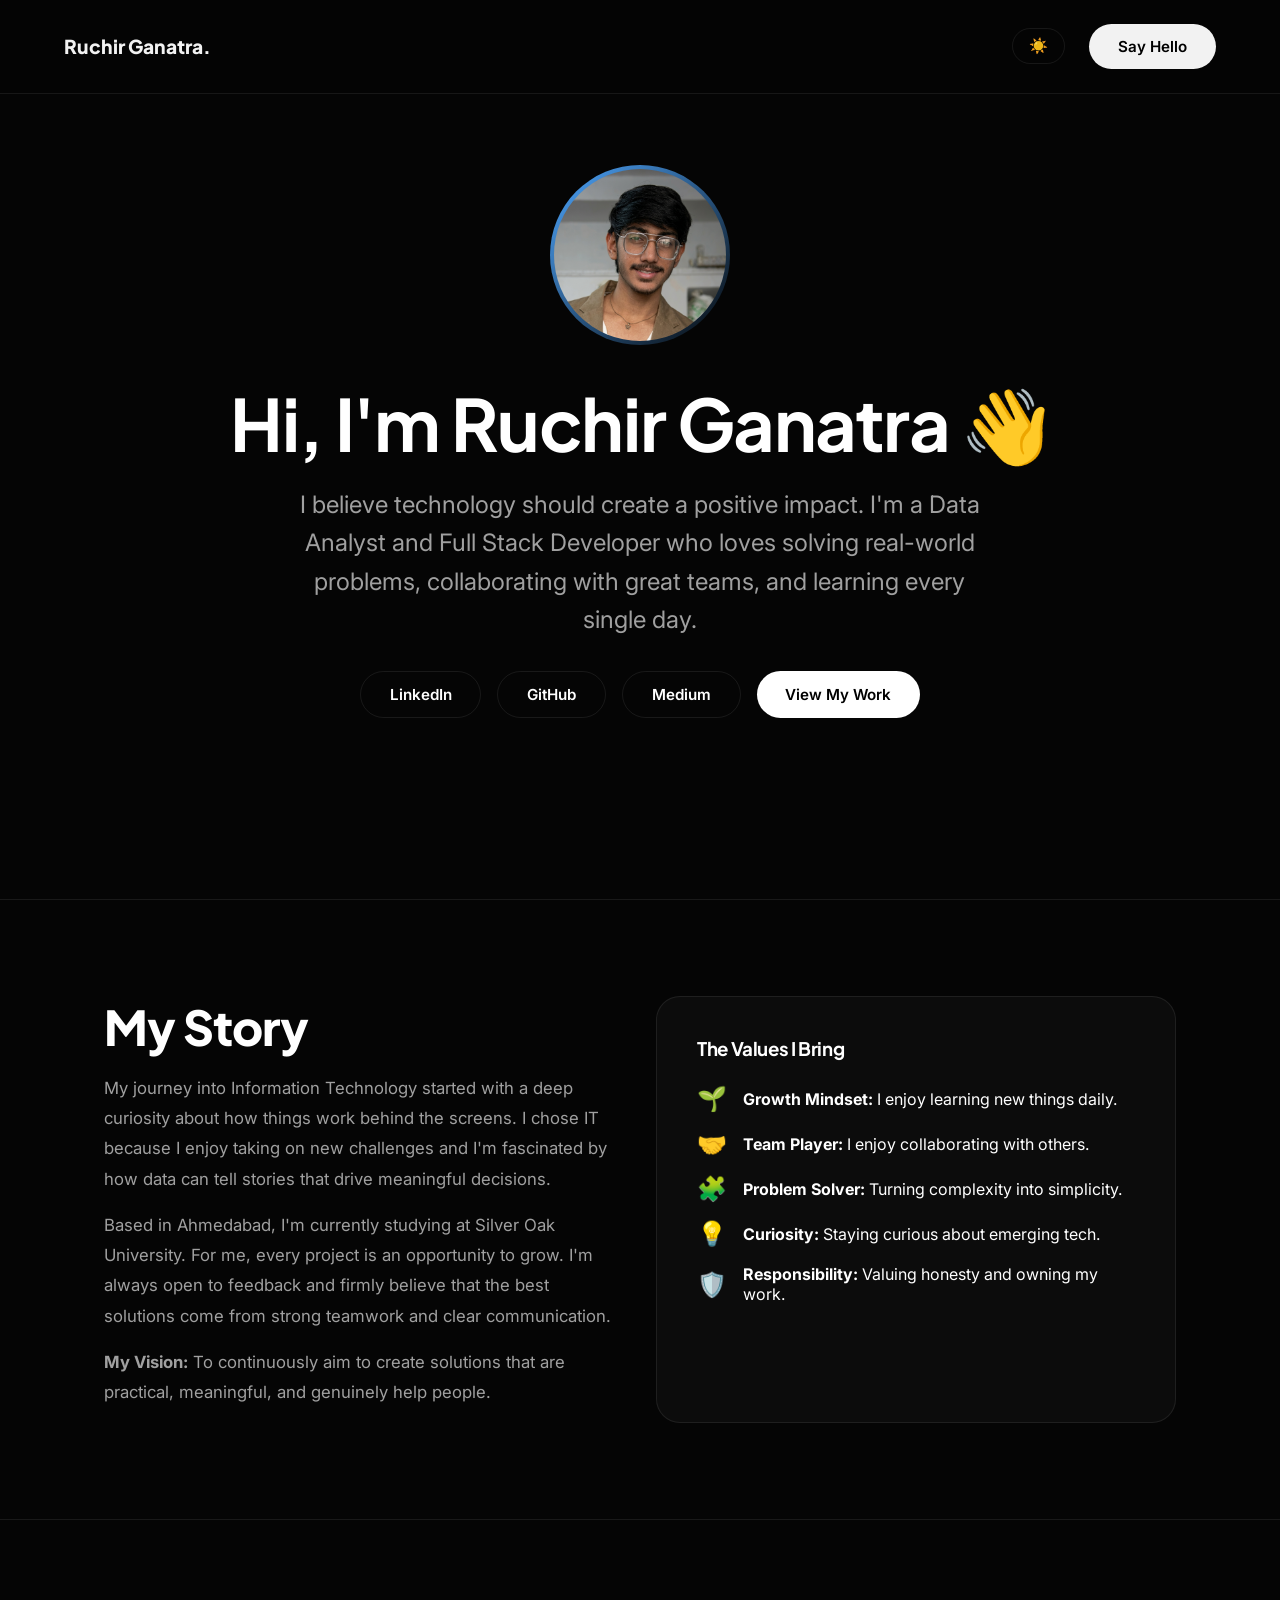
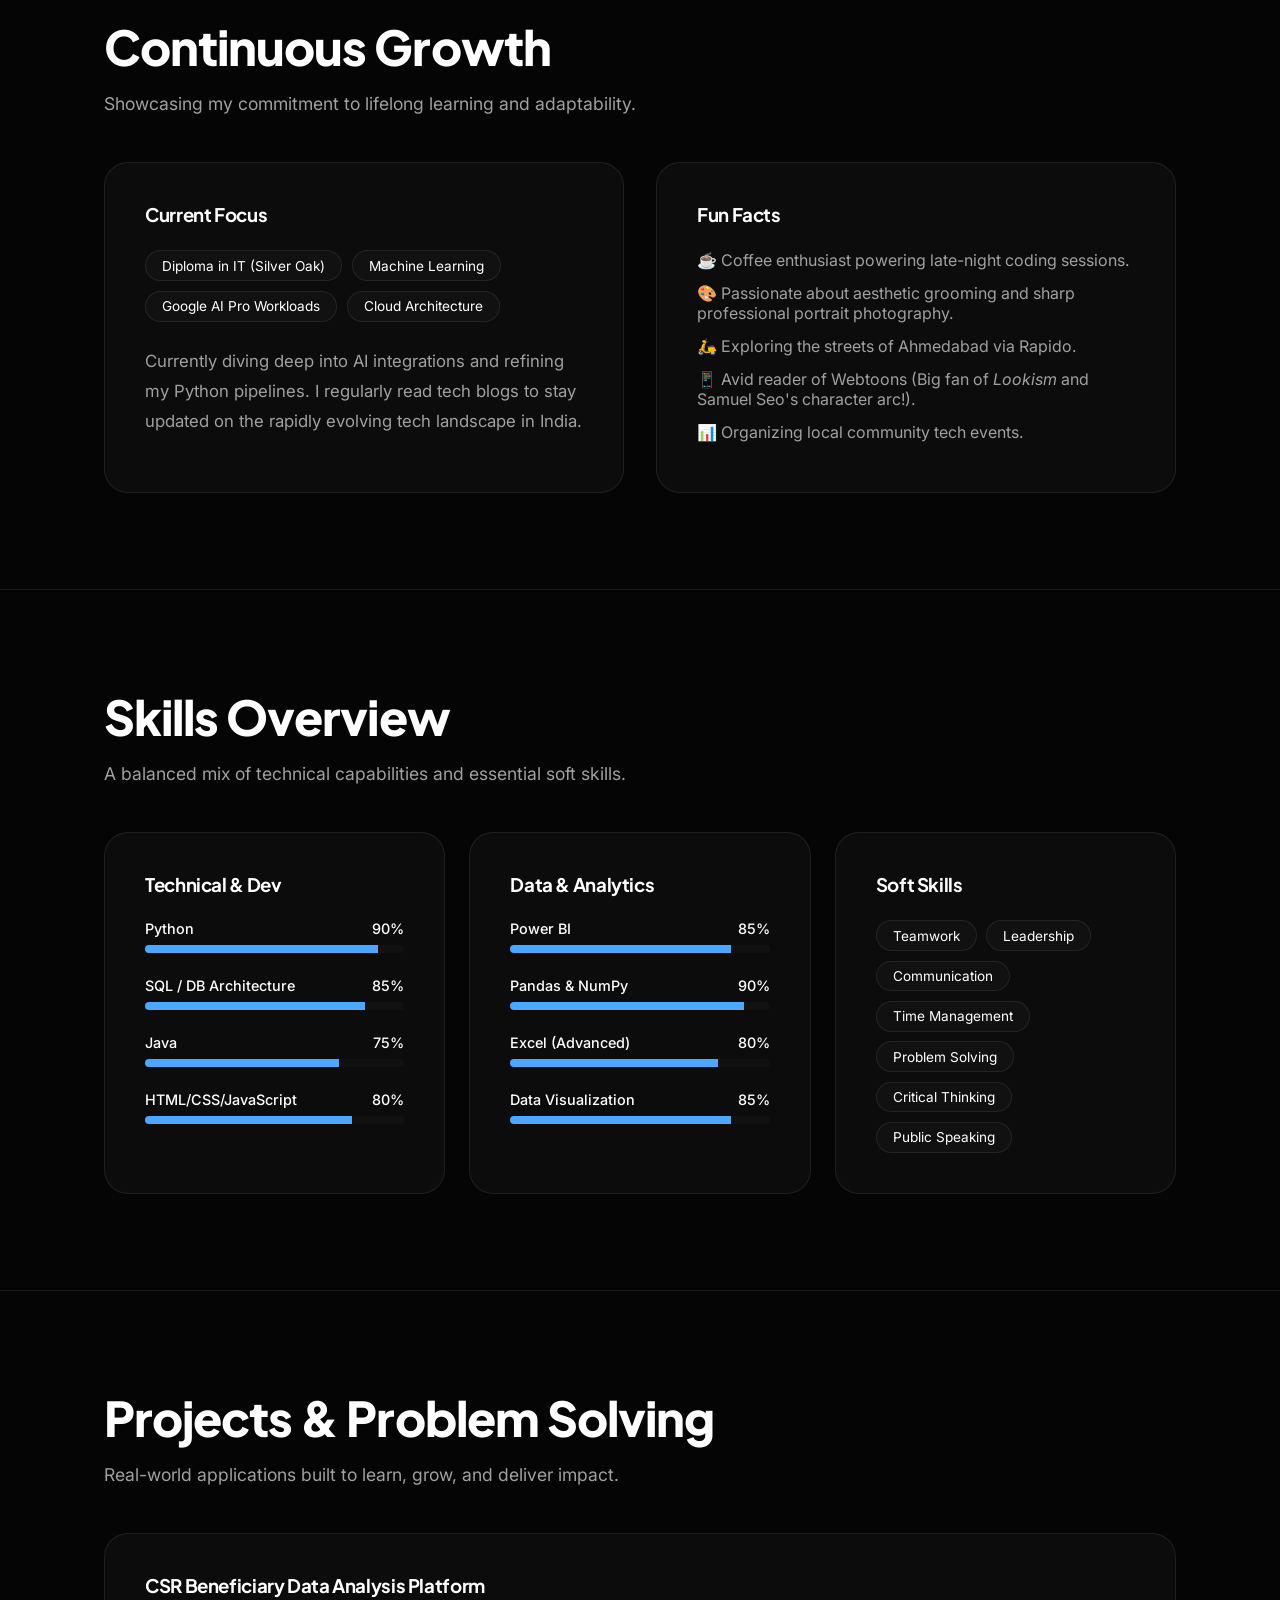
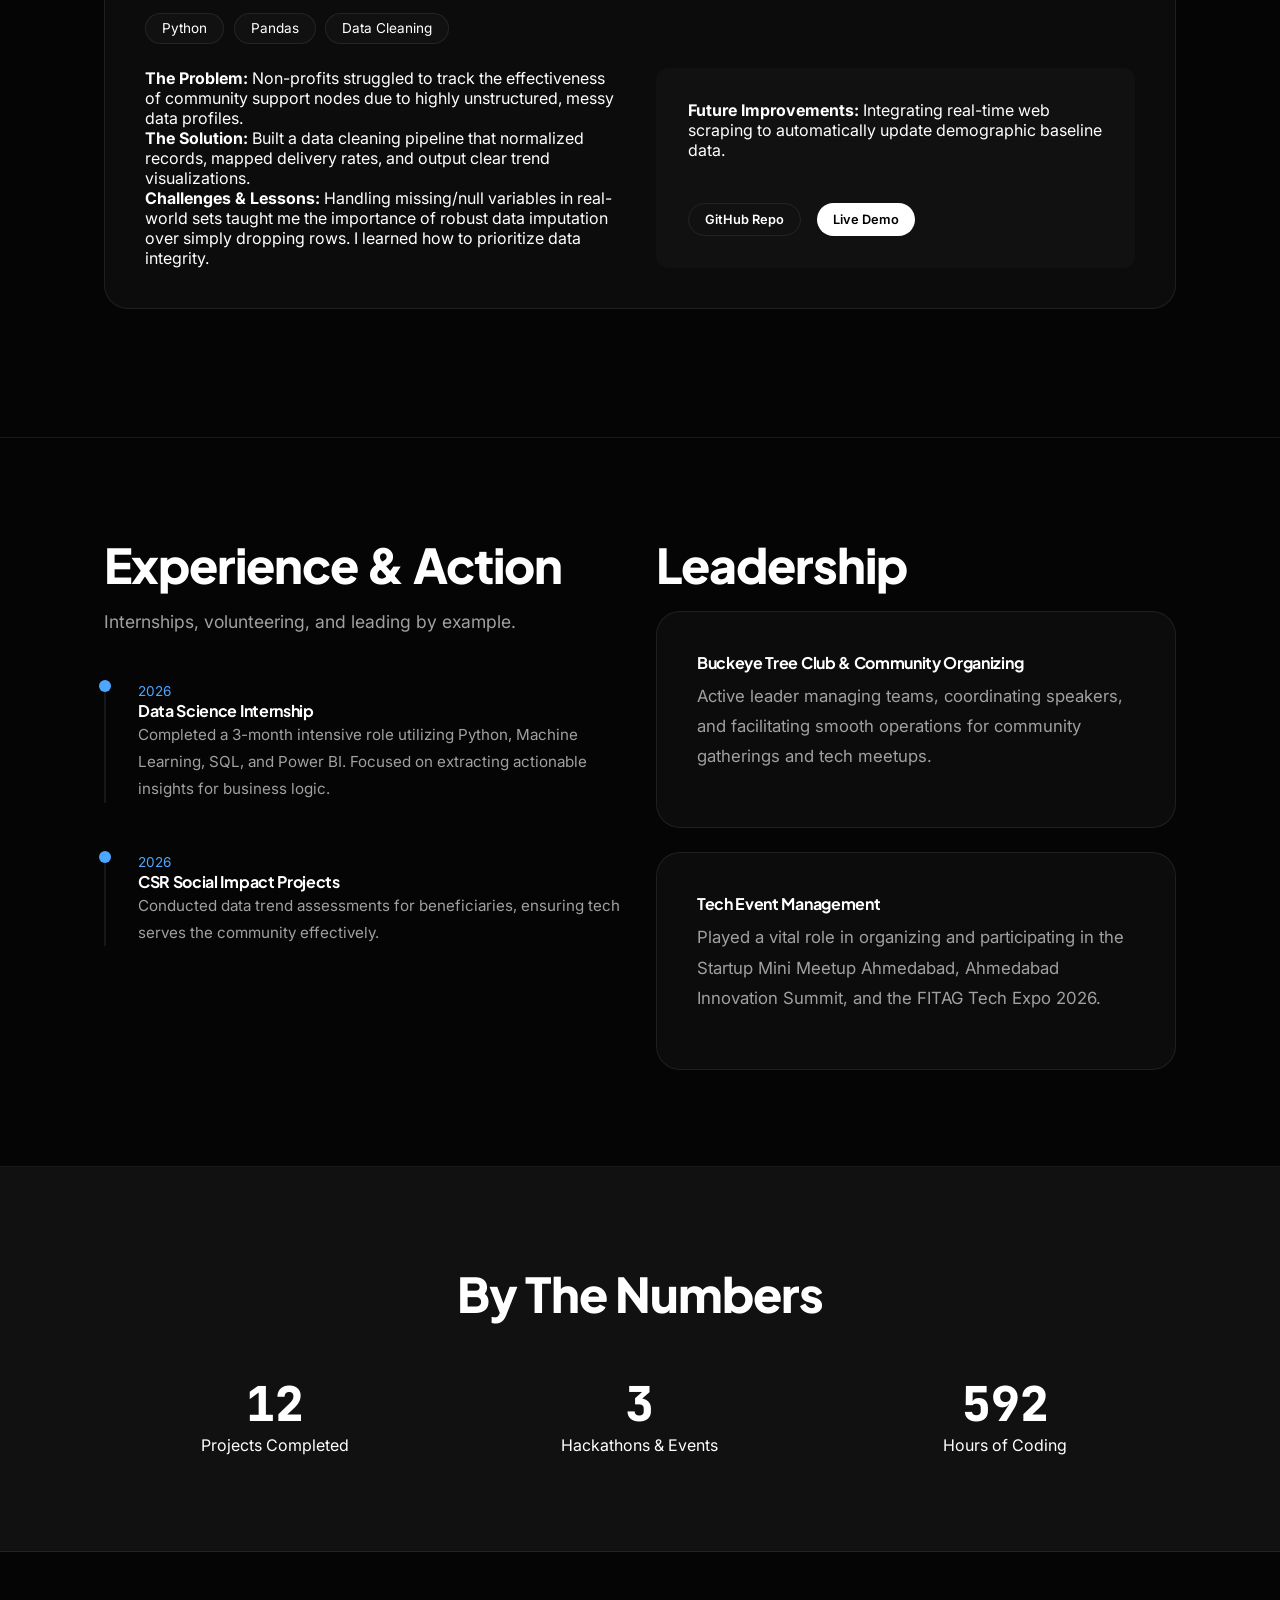
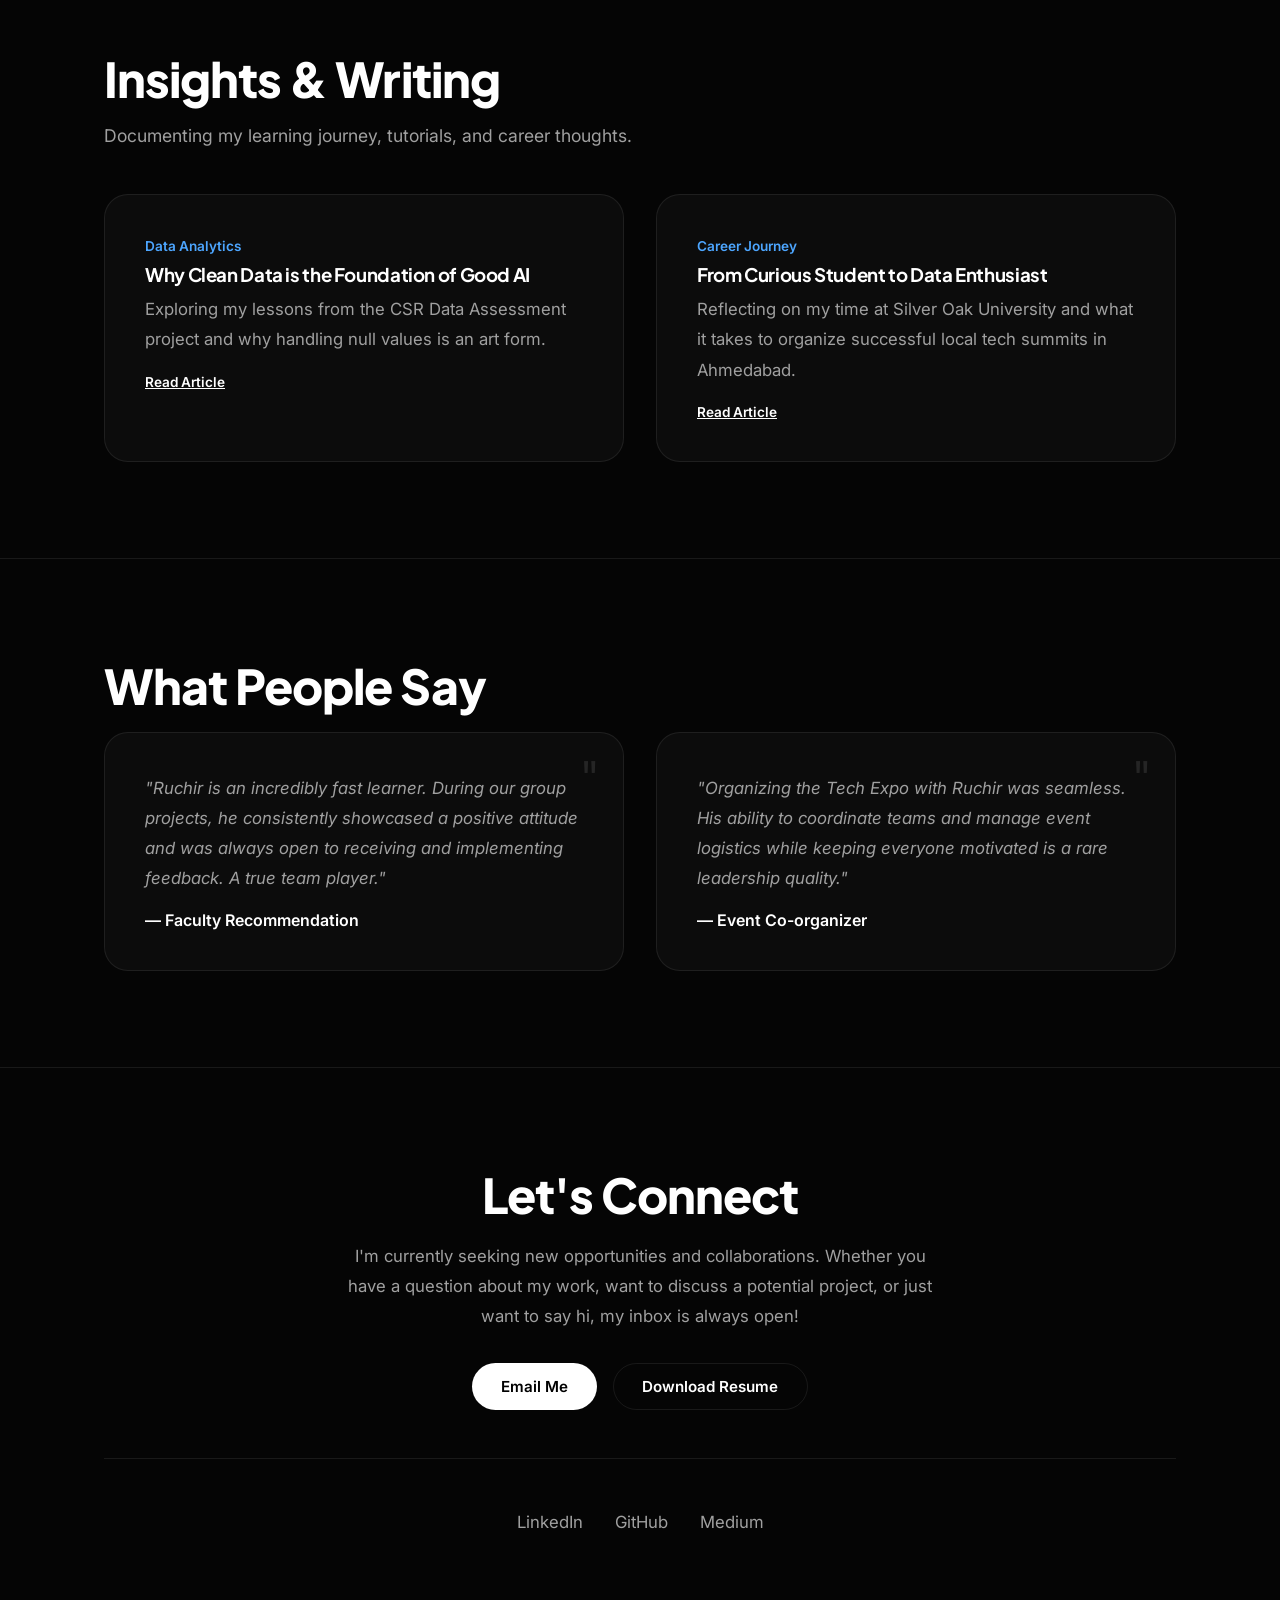
<file: my_portfolio.html>
<!DOCTYPE html>
<html lang="en" class="scroll-smooth">
<head>
    <meta charset="UTF-8">
    <meta name="viewport" content="width=device-width, initial-scale=1.0, maximum-scale=5.0">
    <title>Ruchir Ganatra | Data Analyst, Developer & Tech Enthusiast</title>
    
    <meta name="description" content="Hi, I'm Ruchir Ganatra. I'm an IT student, Data Analyst, and Full Stack Developer passionate about solving real-world problems and continuous learning.">
    <meta name="keywords" content="Ruchir Ganatra, Data Analyst Ahmedabad, IT Student Silver Oak, Python Developer, Team Player, Tech Enthusiast">
    <meta name="author" content="Ruchir Ganatra">
    <link rel="canonical" href="https://ruchirganatra.com/">

    <!-- Social / Open Graph -->
    <meta property="og:type" content="website">
    <meta property="og:url" content="https://ruchirganatra.com/">
    <meta property="og:title" content="Ruchir Ganatra | Portfolio & Journey">
    <meta property="og:description" content="Passionate about technology, data, and making a positive impact. View my projects, skills, and journey.">
    <meta property="og:image" content="https://ruchirganatra.com/assets/og-profile.webp">
    
    <link rel="preconnect" href="https://fonts.googleapis.com">
    <link rel="preconnect" href="https://fonts.gstatic.com" crossorigin>
    <link href="https://fonts.googleapis.com/css2?family=Inter:wght@300;400;500;600&family=JetBrains+Mono:wght@400;700&family=Plus+Jakarta+Sans:wght@500;700;800&display=swap" rel="stylesheet">

    <!-- Comprehensive SEO Schema -->
    <script type="application/ld+json">
    [
      {
        "@context": "https://schema.org",
        "@type": "Person",
        "@id": "https://ruchirganatra.com/#person",
        "name": "Ruchir Ganatra",
        "jobTitle": "Data Analyst & IT Student",
        "url": "https://ruchirganatra.com",
        "image": "https://ruchirganatra.com/assets/profile.jpg",
        "alumniOf": {
          "@type": "EducationalOrganization",
          "name": "Silver Oak University"
        },
        "address": {
          "@type": "PostalAddress",
          "addressLocality": "Ahmedabad",
          "addressRegion": "Gujarat",
          "addressCountry": "India"
        },
        "sameAs": [
          "https://linkedin.com/in/ruchirganatra",
          "https://github.com/ruchirganatra",
          "https://medium.com/@ruchirganatra"
        ]
      },
      {
        "@context": "https://schema.org",
        "@type": "BreadcrumbList",
        "itemListElement": [{
          "@type": "ListItem", "position": 1, "name": "Home", "item": "https://ruchirganatra.com/"
        }]
      },
      {
        "@context": "https://schema.org",
        "@type": "FAQPage",
        "mainEntity": [{
          "@type": "Question",
          "name": "What is Ruchir Ganatra currently studying?",
          "acceptedAnswer": { "@type": "Answer", "text": "I am currently pursuing a Diploma in Information Technology at Silver Oak University in Ahmedabad." }
        }, {
          "@type": "Question",
          "name": "What are Ruchir Ganatra's core skills?",
          "acceptedAnswer": { "@type": "Answer", "text": "My core technical skills include Python, SQL, Power BI, Java, and Full Stack Web Development, complemented by strong soft skills like leadership, teamwork, and communication." }
        }]
      }
    ]
    </script>

    <style>
        /* =======================================================
           1. CORE VARIABLES & THEMING
           ======================================================= */
        :root {
            /* Dark Theme (Default) */
            --bg-base: #050505;
            --bg-surface: #111111;
            --bg-card: rgba(255, 255, 255, 0.03);
            --border-glass: rgba(255, 255, 255, 0.08);
            --border-hover: rgba(255, 255, 255, 0.2);
            --text-primary: #ffffff;
            --text-secondary: #a0a0a0;
            --accent: #4da6ff;
            --btn-bg: #ffffff;
            --btn-text: #000000;
            --progress-bar: #4da6ff;
        }

        [data-theme="light"] {
            --bg-base: #fafafa;
            --bg-surface: #ffffff;
            --bg-card: rgba(0, 0, 0, 0.02);
            --border-glass: rgba(0, 0, 0, 0.08);
            --border-hover: rgba(0, 0, 0, 0.2);
            --text-primary: #111111;
            --text-secondary: #555555;
            --accent: #0066cc;
            --btn-bg: #111111;
            --btn-text: #ffffff;
            --progress-bar: #0066cc;
        }

        * { margin: 0; padding: 0; box-sizing: border-box; }
        
        body, html {
            background-color: var(--bg-base);
            color: var(--text-primary);
            font-family: 'Inter', sans-serif;
            overflow-x: hidden;
            transition: background-color 0.3s, color 0.3s;
        }

        /* Scroll Progress Bar */
        #scroll-progress {
            position: fixed; top: 0; left: 0; height: 3px; width: 0%;
            background: var(--progress-bar); z-index: 9999;
            transition: width 0.1s ease-out;
        }

        /* Typography */
        .container { max-width: 1200px; margin: 0 auto; padding: 0 5vw; }
        h1, h2, h3, h4 { font-family: 'Plus Jakarta Sans', sans-serif; letter-spacing: -0.02em; }
        
        .section-title { font-size: clamp(2rem, 4vw, 3rem); font-weight: 800; margin-bottom: 1rem; color: var(--text-primary); }
        .section-subtitle { font-size: 1.1rem; color: var(--text-secondary); margin-bottom: 3rem; font-weight: 400; max-width: 600px; }
        .text-body { font-size: 1.05rem; line-height: 1.8; color: var(--text-secondary); margin-bottom: 1rem; }
        
        /* Layout & Grid */
        .grid-2 { display: grid; grid-template-columns: repeat(auto-fit, minmax(300px, 1fr)); gap: 2rem; }
        .grid-3 { display: grid; grid-template-columns: repeat(auto-fit, minmax(250px, 1fr)); gap: 1.5rem; }
        
        section { padding: 6rem 0; border-bottom: 1px solid var(--border-glass); }

        /* Navigation */
        nav {
            position: fixed; top: 0; width: 100%; z-index: 1000;
            padding: 1.5rem 5vw; display: flex; justify-content: space-between;
            align-items: center; background: var(--bg-base); opacity: 0.95;
            border-bottom: 1px solid var(--border-glass);
        }
        .logo { font-family: 'Plus Jakarta Sans'; font-weight: 800; font-size: 1.2rem; text-decoration: none; color: var(--text-primary); }
        .nav-actions { display: flex; gap: 1.5rem; align-items: center; }
        
        /* Buttons */
        .btn {
            display: inline-flex; align-items: center; gap: 0.5rem;
            padding: 0.8rem 1.8rem; border-radius: 100px; font-weight: 600;
            text-decoration: none; transition: transform 0.2s, background 0.2s;
            cursor: pointer; border: none; font-size: 0.95rem;
        }
        .btn-primary { background: var(--btn-bg); color: var(--btn-text); }
        .btn-primary:hover { transform: translateY(-2px); opacity: 0.9; }
        .btn-outline { border: 1px solid var(--border-glass); color: var(--text-primary); background: transparent; }
        .btn-outline:hover { border-color: var(--text-primary); }

        /* Cards & Bento Elements */
        .card {
            background: var(--bg-card); border: 1px solid var(--border-glass);
            border-radius: 24px; padding: 2.5rem;
            transition: transform 0.3s, border-color 0.3s;
        }
        .card:hover { border-color: var(--border-hover); transform: translateY(-4px); }
        
        /* Badges & Tags */
        .tag-wrap { display: flex; flex-wrap: wrap; gap: 0.6rem; margin-top: 1rem; }
        .tag {
            padding: 0.4rem 1rem; border-radius: 100px; background: var(--bg-surface);
            border: 1px solid var(--border-glass); font-size: 0.85rem; color: var(--text-primary);
        }

        /* Animated Skill Bars */
        .skill-bar-container { margin-bottom: 1.5rem; }
        .skill-header { display: flex; justify-content: space-between; margin-bottom: 0.5rem; font-size: 0.9rem; font-weight: 500; }
        .skill-track { width: 100%; height: 8px; background: var(--bg-surface); border-radius: 10px; overflow: hidden; }
        .skill-fill { height: 100%; background: var(--accent); width: 0; transition: width 1.5s cubic-bezier(0.1, 0.7, 0.1, 1); }

        /* Icons (SVG placeholders) */
        .icon { width: 24px; height: 24px; fill: currentColor; }
        
        /* Stats Counters */
        .stat-number { font-size: 3rem; font-weight: 800; color: var(--text-primary); font-family: 'JetBrains Mono', monospace; }
        
        /* Timeline */
        .timeline-item { border-left: 2px solid var(--border-glass); padding-left: 2rem; position: relative; margin-bottom: 3rem; }
        .timeline-item::before {
            content: ''; position: absolute; left: -7px; top: 0; width: 12px; height: 12px;
            border-radius: 50%; background: var(--accent);
        }

        /* Hero Profile Image */
        .profile-img-wrap {
            width: 180px; height: 180px; border-radius: 50%; padding: 4px;
            background: linear-gradient(135deg, var(--accent), transparent);
            margin-bottom: 2rem;
        }
        .profile-img { width: 100%; height: 100%; border-radius: 50%; background: var(--bg-surface); object-fit: cover; }

    </style>
</head>
<body>

    <div id="scroll-progress"></div>

    <nav>
        <a href="#" class="logo">Ruchir Ganatra.</a>
        <div class="nav-actions">
            <button id="theme-toggle" class="btn btn-outline" style="padding: 0.5rem 1rem;">
                <span id="theme-icon">☀️</span>
            </button>
            <a href="#contact" class="btn btn-primary">Say Hello</a>
        </div>
    </nav>

    <main>
        <!-- HERO SECTION -->
        <section id="hero" style="min-height: 100vh; display: flex; align-items: center; padding-top: 80px;">
            <div class="container" style="display: flex; flex-direction: column; align-items: center; text-align: center;">
                <div class="profile-img-wrap">
                    <!-- Professional portrait placeholder -->
                    <img src="image.png" alt="Ruchir Ganatra" class="profile-img">
                </div>
                <h1 style="font-size: clamp(2.5rem, 6vw, 4.5rem); margin-bottom: 1rem;">
                    Hi, I'm Ruchir Ganatra 👋
                </h1>
                <p style="font-size: clamp(1.2rem, 2vw, 1.5rem); color: var(--text-secondary); max-width: 700px; line-height: 1.6; margin-bottom: 2rem;">
                    I believe technology should create a positive impact. I'm a Data Analyst and Full Stack Developer who loves solving real-world problems, collaborating with great teams, and learning every single day.
                </p>
                <div style="display: flex; gap: 1rem; flex-wrap: wrap; justify-content: center;">
                    <a href="https://linkedin.com/in/ruchirganatra" target="_blank" class="btn btn-outline">LinkedIn</a>
                    <a href="https://github.com/ruchirganatra" target="_blank" class="btn btn-outline">GitHub</a>
                    <a href="https://medium.com/@ruchirganatra" target="_blank" class="btn btn-outline">Medium</a>
                    <a href="#projects" class="btn btn-primary">View My Work</a>
                </div>
            </div>
        </section>

        <!-- ABOUT ME & MISSION -->
        <section id="about">
            <div class="container grid-2">
                <div>
                    <h2 class="section-title">My Story</h2>
                    <p class="text-body">
                        My journey into Information Technology started with a deep curiosity about how things work behind the screens. I chose IT because I enjoy taking on new challenges and I'm fascinated by how data can tell stories that drive meaningful decisions.
                    </p>
                    <p class="text-body">
                        Based in Ahmedabad, I'm currently studying at Silver Oak University. For me, every project is an opportunity to grow. I'm always open to feedback and firmly believe that the best solutions come from strong teamwork and clear communication.
                    </p>
                    <p class="text-body">
                        <strong>My Vision:</strong> To continuously aim to create solutions that are practical, meaningful, and genuinely help people.
                    </p>
                </div>
                <div class="card">
                    <h3 style="margin-bottom: 1.5rem;">The Values I Bring</h3>
                    <ul style="list-style: none; display: grid; gap: 1rem;">
                        <li style="display: flex; gap: 1rem; align-items: center;"><span style="font-size: 1.5rem;">🌱</span> <span><strong>Growth Mindset:</strong> I enjoy learning new things daily.</span></li>
                        <li style="display: flex; gap: 1rem; align-items: center;"><span style="font-size: 1.5rem;">🤝</span> <span><strong>Team Player:</strong> I enjoy collaborating with others.</span></li>
                        <li style="display: flex; gap: 1rem; align-items: center;"><span style="font-size: 1.5rem;">🧩</span> <span><strong>Problem Solver:</strong> Turning complexity into simplicity.</span></li>
                        <li style="display: flex; gap: 1rem; align-items: center;"><span style="font-size: 1.5rem;">💡</span> <span><strong>Curiosity:</strong> Staying curious about emerging tech.</span></li>
                        <li style="display: flex; gap: 1rem; align-items: center;"><span style="font-size: 1.5rem;">🛡️</span> <span><strong>Responsibility:</strong> Valuing honesty and owning my work.</span></li>
                    </ul>
                </div>
            </div>
        </section>

        <!-- LEARNING JOURNEY & CURRENTLY LEARNING -->
        <section id="learning">
            <div class="container">
                <h2 class="section-title">Continuous Growth</h2>
                <p class="section-subtitle">Showcasing my commitment to lifelong learning and adaptability.</p>
                
                <div class="grid-2">
                    <div class="card">
                        <h3 style="margin-bottom: 1.5rem;">Current Focus</h3>
                        <div class="tag-wrap">
                            <span class="tag">Diploma in IT (Silver Oak)</span>
                            <span class="tag">Machine Learning</span>
                            <span class="tag">Google AI Pro Workloads</span>
                            <span class="tag">Cloud Architecture</span>
                        </div>
                        <p class="text-body" style="margin-top: 1.5rem;">
                            Currently diving deep into AI integrations and refining my Python pipelines. I regularly read tech blogs to stay updated on the rapidly evolving tech landscape in India.
                        </p>
                    </div>
                    <div class="card">
                        <h3 style="margin-bottom: 1.5rem;">Fun Facts</h3>
                        <ul style="list-style: none; gap: 0.8rem; display: flex; flex-direction: column; color: var(--text-secondary);">
                            <li>☕ Coffee enthusiast powering late-night coding sessions.</li>
                            <li>🎨 Passionate about aesthetic grooming and sharp professional portrait photography.</li>
                            <li>🛵 Exploring the streets of Ahmedabad via Rapido.</li>
                            <li>📱 Avid reader of Webtoons (Big fan of <em>Lookism</em> and Samuel Seo's character arc!).</li>
                            <li>📊 Organizing local community tech events.</li>
                        </ul>
                    </div>
                </div>
            </div>
        </section>

        <!-- SKILLS MATRIX -->
        <section id="skills">
            <div class="container">
                <h2 class="section-title">Skills Overview</h2>
                <p class="section-subtitle">A balanced mix of technical capabilities and essential soft skills.</p>
                
                <div class="grid-3">
                    <!-- Technical -->
                    <div class="card">
                        <h3 style="margin-bottom: 1.5rem;">Technical & Dev</h3>
                        <div class="skill-bar-container"><div class="skill-header"><span>Python</span><span>90%</span></div><div class="skill-track"><div class="skill-fill" data-width="90%"></div></div></div>
                        <div class="skill-bar-container"><div class="skill-header"><span>SQL / DB Architecture</span><span>85%</span></div><div class="skill-track"><div class="skill-fill" data-width="85%"></div></div></div>
                        <div class="skill-bar-container"><div class="skill-header"><span>Java</span><span>75%</span></div><div class="skill-track"><div class="skill-fill" data-width="75%"></div></div></div>
                        <div class="skill-bar-container"><div class="skill-header"><span>HTML/CSS/JavaScript</span><span>80%</span></div><div class="skill-track"><div class="skill-fill" data-width="80%"></div></div></div>
                    </div>
                    
                    <!-- Data -->
                    <div class="card">
                        <h3 style="margin-bottom: 1.5rem;">Data & Analytics</h3>
                        <div class="skill-bar-container"><div class="skill-header"><span>Power BI</span><span>85%</span></div><div class="skill-track"><div class="skill-fill" data-width="85%"></div></div></div>
                        <div class="skill-bar-container"><div class="skill-header"><span>Pandas & NumPy</span><span>90%</span></div><div class="skill-track"><div class="skill-fill" data-width="90%"></div></div></div>
                        <div class="skill-bar-container"><div class="skill-header"><span>Excel (Advanced)</span><span>80%</span></div><div class="skill-track"><div class="skill-fill" data-width="80%"></div></div></div>
                        <div class="skill-bar-container"><div class="skill-header"><span>Data Visualization</span><span>85%</span></div><div class="skill-track"><div class="skill-fill" data-width="85%"></div></div></div>
                    </div>

                    <!-- Soft Skills -->
                    <div class="card">
                        <h3 style="margin-bottom: 1.5rem;">Soft Skills</h3>
                        <div class="tag-wrap">
                            <span class="tag">Teamwork</span>
                            <span class="tag">Leadership</span>
                            <span class="tag">Communication</span>
                            <span class="tag">Time Management</span>
                            <span class="tag">Problem Solving</span>
                            <span class="tag">Critical Thinking</span>
                            <span class="tag">Public Speaking</span>
                        </div>
                    </div>
                </div>
            </div>
        </section>

        <!-- PROJECTS -->
        <section id="projects">
            <div class="container">
                <h2 class="section-title">Projects & Problem Solving</h2>
                <p class="section-subtitle">Real-world applications built to learn, grow, and deliver impact.</p>

                <div class="card" style="margin-bottom: 2rem;">
                    <h3>CSR Beneficiary Data Analysis Platform</h3>
                    <div class="tag-wrap" style="margin-bottom: 1.5rem;">
                        <span class="tag">Python</span> <span class="tag">Pandas</span> <span class="tag">Data Cleaning</span>
                    </div>
                    <div class="grid-2">
                        <div>
                            <p><strong>The Problem:</strong> Non-profits struggled to track the effectiveness of community support nodes due to highly unstructured, messy data profiles.</p>
                            <p><strong>The Solution:</strong> Built a data cleaning pipeline that normalized records, mapped delivery rates, and output clear trend visualizations.</p>
                            <p><strong>Challenges & Lessons:</strong> Handling missing/null variables in real-world sets taught me the importance of robust data imputation over simply dropping rows. I learned how to prioritize data integrity.</p>
                        </div>
                        <div style="background: var(--bg-surface); border-radius: 12px; padding: 2rem; display: flex; flex-direction: column; justify-content: space-between;">
                            <p><strong>Future Improvements:</strong> Integrating real-time web scraping to automatically update demographic baseline data.</p>
                            <div style="display: flex; gap: 1rem; margin-top: 1rem;">
                                <a href="#" class="btn btn-outline" style="font-size: 0.8rem; padding: 0.5rem 1rem;">GitHub Repo</a>
                                <a href="#" class="btn btn-primary" style="font-size: 0.8rem; padding: 0.5rem 1rem;">Live Demo</a>
                            </div>
                        </div>
                    </div>
                </div>
            </div>
        </section>

        <!-- EXPERIENCE, LEADERSHIP & COMMUNITY -->
        <section id="experience">
            <div class="container grid-2">
                <div>
                    <h2 class="section-title">Experience & Action</h2>
                    <p class="section-subtitle">Internships, volunteering, and leading by example.</p>
                    
                    <div class="timeline-item">
                        <span style="font-size: 0.85rem; color: var(--accent);">2026</span>
                        <h4>Data Science Internship</h4>
                        <p class="text-body" style="font-size: 0.95rem;">Completed a 3-month intensive role utilizing Python, Machine Learning, SQL, and Power BI. Focused on extracting actionable insights for business logic.</p>
                    </div>
                    <div class="timeline-item">
                        <span style="font-size: 0.85rem; color: var(--accent);">2026</span>
                        <h4>CSR Social Impact Projects</h4>
                        <p class="text-body" style="font-size: 0.95rem;">Conducted data trend assessments for beneficiaries, ensuring tech serves the community effectively.</p>
                    </div>
                </div>

                <div>
                    <h2 class="section-title">Leadership</h2>
                    <div class="card" style="margin-bottom: 1.5rem;">
                        <h4>Buckeye Tree Club & Community Organizing</h4>
                        <p class="text-body" style="margin-top: 0.5rem;">Active leader managing teams, coordinating speakers, and facilitating smooth operations for community gatherings and tech meetups.</p>
                    </div>
                    <div class="card">
                        <h4>Tech Event Management</h4>
                        <p class="text-body" style="margin-top: 0.5rem;">Played a vital role in organizing and participating in the Startup Mini Meetup Ahmedabad, Ahmedabad Innovation Summit, and the FITAG Tech Expo 2026.</p>
                    </div>
                </div>
            </div>
        </section>

        <!-- STATISTICS & ACHIEVEMENTS -->
        <section id="stats" style="background: var(--bg-surface);">
            <div class="container">
                <h2 class="section-title" style="text-align: center;">By The Numbers</h2>
                <div class="grid-3" style="text-align: center; margin-top: 3rem;">
                    <div>
                        <div class="stat-number" data-target="15">0</div>
                        <p class="text-secondary">Projects Completed</p>
                    </div>
                    <div>
                        <div class="stat-number" data-target="4">0</div>
                        <p class="text-secondary">Hackathons & Events</p>
                    </div>
                    <div>
                        <div class="stat-number" data-target="800">0</div>
                        <p class="text-secondary">Hours of Coding</p>
                    </div>
                </div>
            </div>
        </section>

        <!-- BLOG / ARTICLES -->
        <section id="blog">
            <div class="container">
                <h2 class="section-title">Insights & Writing</h2>
                <p class="section-subtitle">Documenting my learning journey, tutorials, and career thoughts.</p>
                
                <div class="grid-2">
                    <a href="#" class="card" style="text-decoration: none; color: inherit;">
                        <span style="color: var(--accent); font-size: 0.85rem; font-weight: 600;">Data Analytics</span>
                        <h3 style="margin: 0.5rem 0;">Why Clean Data is the Foundation of Good AI</h3>
                        <p class="text-body">Exploring my lessons from the CSR Data Assessment project and why handling null values is an art form.</p>
                        <span style="font-size: 0.85rem; font-weight: 600; text-decoration: underline;">Read Article</span>
                    </a>
                    <a href="#" class="card" style="text-decoration: none; color: inherit;">
                        <span style="color: var(--accent); font-size: 0.85rem; font-weight: 600;">Career Journey</span>
                        <h3 style="margin: 0.5rem 0;">From Curious Student to Data Enthusiast</h3>
                        <p class="text-body">Reflecting on my time at Silver Oak University and what it takes to organize successful local tech summits in Ahmedabad.</p>
                        <span style="font-size: 0.85rem; font-weight: 600; text-decoration: underline;">Read Article</span>
                    </a>
                </div>
            </div>
        </section>

        <!-- TESTIMONIALS -->
        <section id="testimonials">
            <div class="container">
                <h2 class="section-title">What People Say</h2>
                <div class="grid-2">
                    <div class="card" style="position: relative;">
                        <span style="font-size: 3rem; position: absolute; top: 1rem; right: 1.5rem; opacity: 0.1;">"</span>
                        <p class="text-body" style="font-style: italic;">"Ruchir is an incredibly fast learner. During our group projects, he consistently showcased a positive attitude and was always open to receiving and implementing feedback. A true team player."</p>
                        <p style="font-weight: 600; margin-top: 1rem;">— Faculty Recommendation</p>
                    </div>
                    <div class="card" style="position: relative;">
                        <span style="font-size: 3rem; position: absolute; top: 1rem; right: 1.5rem; opacity: 0.1;">"</span>
                        <p class="text-body" style="font-style: italic;">"Organizing the Tech Expo with Ruchir was seamless. His ability to coordinate teams and manage event logistics while keeping everyone motivated is a rare leadership quality."</p>
                        <p style="font-weight: 600; margin-top: 1rem;">— Event Co-organizer</p>
                    </div>
                </div>
            </div>
        </section>

        <!-- CONTACT -->
        <section id="contact" style="border-bottom: none; text-align: center; padding-bottom: 10rem;">
            <div class="container">
                <h2 class="section-title">Let's Connect</h2>
                <p class="text-body" style="margin: 0 auto 2rem auto; max-width: 600px;">
                    I'm currently seeking new opportunities and collaborations. Whether you have a question about my work, want to discuss a potential project, or just want to say hi, my inbox is always open!
                </p>
                <div style="display: flex; gap: 1rem; justify-content: center; flex-wrap: wrap; margin-bottom: 3rem;">
                    <a href="mailto:contact@ruchirganatra.com" class="btn btn-primary">Email Me</a>
                    <a href="#" class="btn btn-outline">Download Resume</a>
                </div>

                <div style="display: flex; justify-content: center; gap: 2rem; border-top: 1px solid var(--border-glass); padding-top: 3rem;">
                    <a href="https://linkedin.com/in/ruchirganatra" class="text-body" style="text-decoration: none;">LinkedIn</a>
                    <a href="https://github.com/ruchirganatra" class="text-body" style="text-decoration: none;">GitHub</a>
                    <a href="https://medium.com/@ruchirganatra" class="text-body" style="text-decoration: none;">Medium</a>
                </div>
            </div>
        </section>

    </main>

    <script>
        // 1. Theme Toggle Logic
        const themeBtn = document.getElementById('theme-toggle');
        const themeIcon = document.getElementById('theme-icon');
        const html = document.documentElement;

        themeBtn.addEventListener('click', () => {
            if (html.getAttribute('data-theme') === 'light') {
                html.removeAttribute('data-theme');
                themeIcon.textContent = '☀️';
            } else {
                html.setAttribute('data-theme', 'light');
                themeIcon.textContent = '🌙';
            }
        });

        // 2. Scroll Progress Bar
        window.addEventListener('scroll', () => {
            const winScroll = document.body.scrollTop || document.documentElement.scrollTop;
            const height = document.documentElement.scrollHeight - document.documentElement.clientHeight;
            const scrolled = (winScroll / height) * 100;
            document.getElementById("scroll-progress").style.width = scrolled + "%";
        });

        // 3. Animated Skill Bars (Intersection Observer)
        const skillFills = document.querySelectorAll('.skill-fill');
        const skillObserver = new IntersectionObserver((entries) => {
            entries.forEach(entry => {
                if (entry.isIntersecting) {
                    const width = entry.target.getAttribute('data-width');
                    entry.target.style.width = width;
                }
            });
        }, { threshold: 0.5 });
        
        skillFills.forEach(fill => skillObserver.observe(fill));

        // 4. Animated Stats Counters
        const stats = document.querySelectorAll('.stat-number');
        const statsObserver = new IntersectionObserver((entries, observer) => {
            entries.forEach(entry => {
                if (entry.isIntersecting) {
                    const target = +entry.target.getAttribute('data-target');
                    let count = 0;
                    const speed = target / 50; // Adjust speed
                    const updateCount = () => {
                        count += speed;
                        if (count < target) {
                            entry.target.innerText = Math.ceil(count);
                            setTimeout(updateCount, 20);
                        } else {
                            entry.target.innerText = target + "+";
                        }
                    };
                    updateCount();
                    observer.unobserve(entry.target);
                }
            });
        }, { threshold: 0.5 });

        stats.forEach(stat => statsObserver.observe(stat));
    </script>
</body>
</html>
</file>
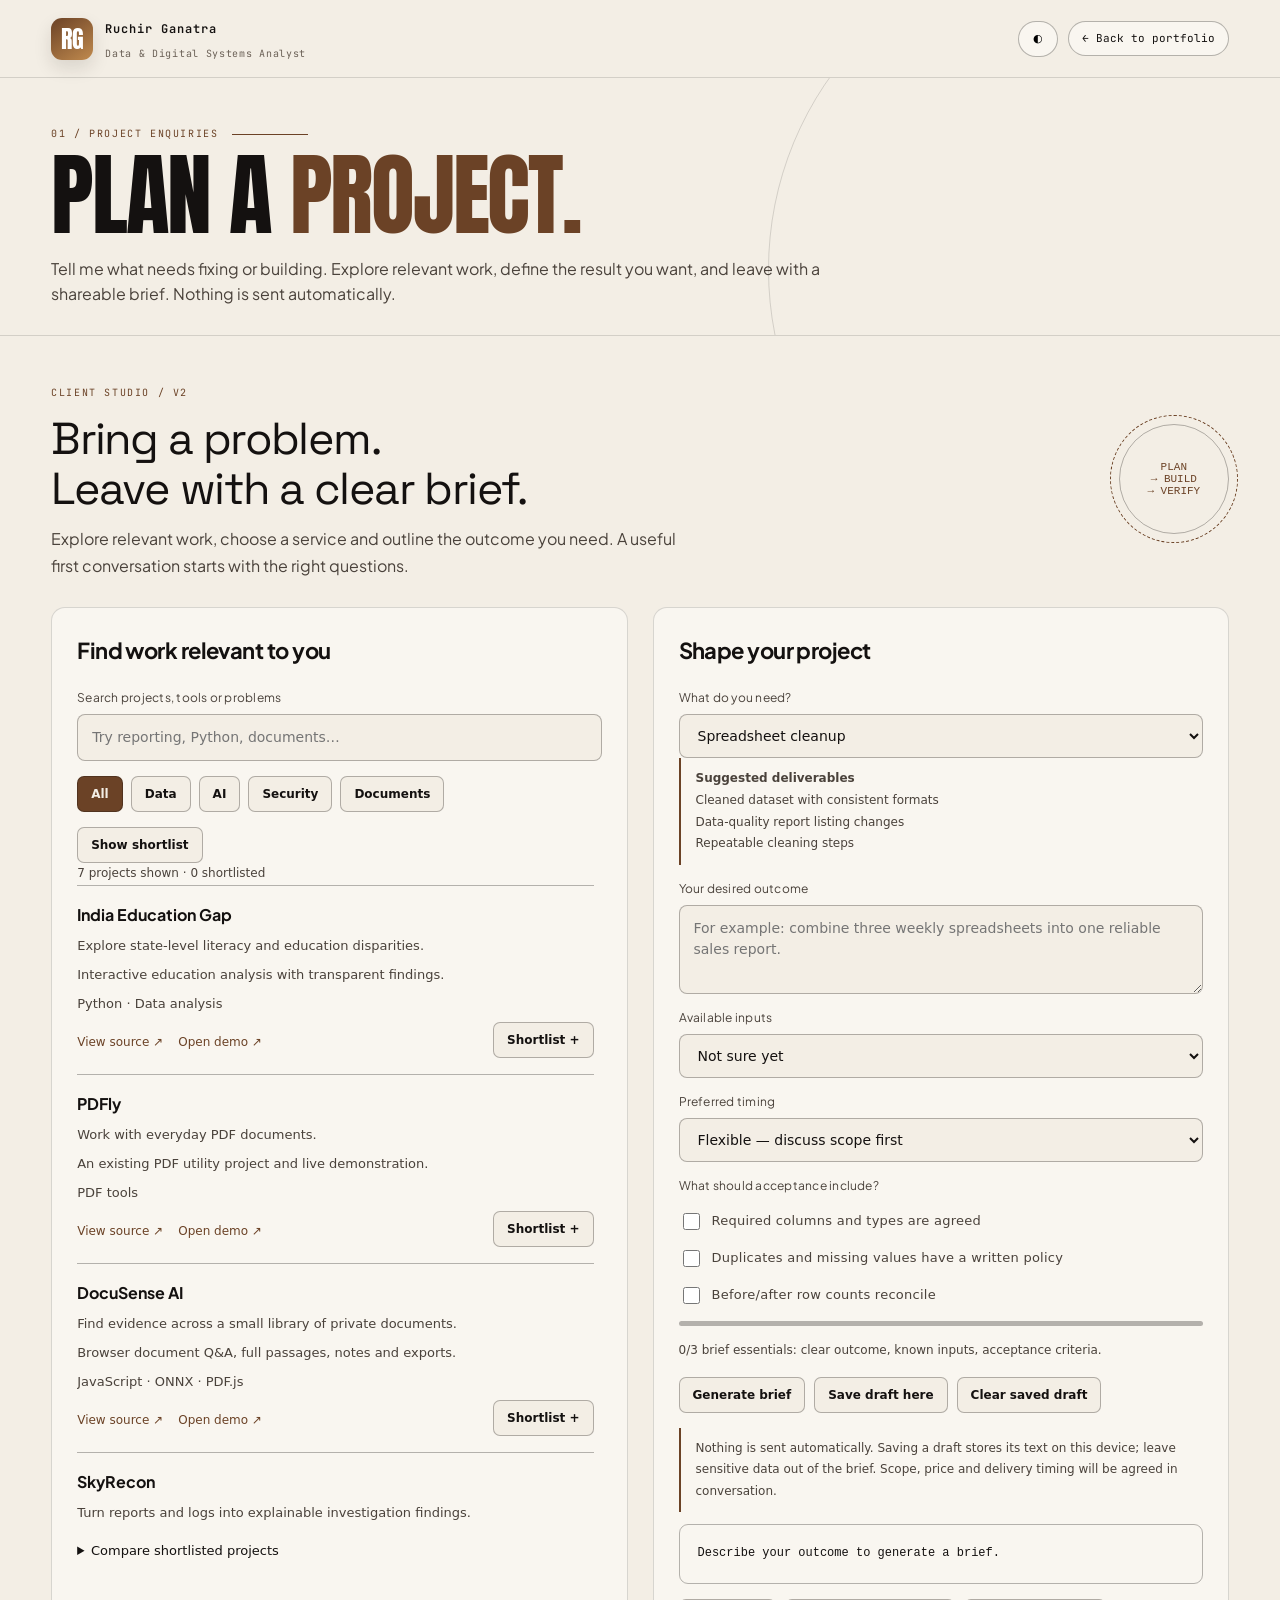
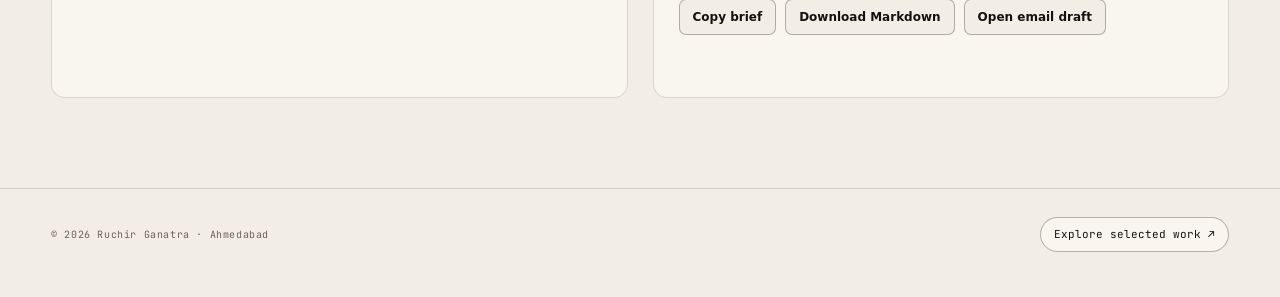
<file: plan-project.html>
<!DOCTYPE html>
<html lang="en">
<head>
<meta charset="UTF-8">
<meta name="viewport" content="width=device-width, initial-scale=1">
<meta name="theme-color" content="#f3eee5">
<title>Plan a Project — Ruchir Ganatra</title>
<meta name="description" content="Plan a dashboard, automation, data analysis or document-research project with Ruchir Ganatra. Explore relevant work and prepare a clear project brief.">
<link rel="canonical" href="https://ruchirganatra-github-io.vercel.app/plan-project.html">
<link rel="icon" href="data:image/svg+xml,%3Csvg xmlns='http://www.w3.org/2000/svg' viewBox='0 0 100 100'%3E%3Crect width='100' height='100' rx='24' fill='%23141110'/%3E%3Cpath d='M14 72 L34 52 L50 62 L86 26' fill='none' stroke='%23c08a4e' stroke-width='10' stroke-linecap='round' stroke-linejoin='round'/%3E%3C/svg%3E">
<link rel="preconnect" href="https://fonts.googleapis.com">
<link rel="preconnect" href="https://fonts.gstatic.com" crossorigin>
<link href="https://fonts.googleapis.com/css2?family=Anton&family=Space+Grotesk:wght@400;500;600;700&family=Plus+Jakarta+Sans:wght@400;500;600;700;800&family=JetBrains+Mono:wght@400;500;600;700&display=swap" rel="stylesheet">
<style>
:root{
  --espresso:#241610;--choco:#6b4226;--choco-2:#8a5730;--caramel:#c08a4e;
  --paper:#f3eee5;--paper-2:#fbf8f2;--ink:#141110;
  --bg:var(--paper);--surface-raised:var(--paper-2);--surface-sunken:#e7dfd2;
  --bg-elev:rgba(251,248,242,.82);--hair:rgba(20,17,16,.14);--hair-strong:rgba(20,17,16,.3);
  --fg:var(--ink);--fg-dim:#4a423b;--fg-faint:#6b6157;
  --accent:var(--choco);--accent-soft:rgba(107,66,38,.13);--on-accent:#fdf9f3;
  --card-shadow:0 26px 60px -38px rgba(36,22,16,.42);
  --display:'Anton',system-ui,sans-serif;--head:'Space Grotesk',system-ui,sans-serif;
  --body:'Plus Jakarta Sans',system-ui,sans-serif;--mono:'JetBrains Mono',ui-monospace,monospace;
  --gut:clamp(18px,4vw,64px);--maxw:1560px;
}
html[data-theme="dark"]{
  --paper:#12100e;--paper-2:#1e1813;--ink:#f4efe6;
  --bg:#12100e;--surface-raised:#1e1813;--surface-sunken:#191410;
  --bg-elev:rgba(244,239,230,.06);--hair:rgba(244,239,230,.11);
  --hair-strong:rgba(244,239,230,.26);--fg:#f4efe6;--fg-dim:#c6b8a6;
  --fg-faint:#8f8272;--accent:#c9924f;--accent-soft:rgba(201,146,79,.2);
  --on-accent:#1b1209;--card-shadow:0 8px 40px -14px rgba(0,0,0,.6);
}
*,*::before,*::after{box-sizing:border-box}
html{scroll-behavior:smooth;-webkit-text-size-adjust:100%}
body{margin:0;background:var(--bg);color:var(--fg);font:15px/1.6 var(--body);overflow-x:hidden}
button,a,input,textarea,select{font:inherit}
a{color:inherit;text-decoration:none}
button{cursor:pointer}
button:focus-visible,a:focus-visible{outline:2px solid var(--accent);outline-offset:4px}
h1,h2,h3,p{margin:0}
.shell{width:100%;max-width:var(--maxw);margin-inline:auto;padding-inline:var(--gut)}
.label{font:10px/1.6 var(--mono);color:var(--accent);letter-spacing:.16em;text-transform:uppercase}
.plan-top{height:78px;border-bottom:1px solid var(--hair);background:var(--bg);position:sticky;top:0;z-index:20}
.plan-top .shell{height:100%;display:flex;align-items:center;gap:16px;justify-content:space-between}
.plan-identity{display:flex;align-items:center;gap:12px;min-width:0}
.plan-mark{height:42px;width:42px;border-radius:11px;display:grid;place-items:center;
 background:linear-gradient(145deg,#6b4226,#c08a4e);color:white;font:24px var(--display);box-shadow:0 8px 18px rgba(36,22,16,.12)}
.plan-name{font:600 12px var(--mono);letter-spacing:.08em}
.plan-role{font:10px/1.5 var(--mono);color:var(--fg-faint);letter-spacing:.07em}
.plan-nav{display:flex;gap:10px;align-items:center}
.plan-back,.plan-mode{display:inline-flex;align-items:center;justify-content:center;gap:7px;
 padding:9px 13px;border-radius:100px;border:1px solid var(--hair-strong);background:var(--bg-elev);
 font:11px/1.4 var(--mono);transition:background .2s,border-color .2s}
.plan-back:hover,.plan-mode:hover{border-color:var(--accent);background:var(--accent-soft)}
.plan-mode{min-width:40px;min-height:36px}
.plan-banner{position:relative;overflow:hidden;border-bottom:1px solid var(--hair);padding:48px 0 28px}
.plan-banner:before{content:"";position:absolute;right:-12%;top:-55%;width:52vw;height:52vw;
 border:1px solid var(--hair);border-radius:50%;pointer-events:none}
.plan-banner h1{font:clamp(44px,7vw,106px)/.98 var(--display);text-transform:uppercase;letter-spacing:-.025em;margin:10px 0 16px}
.plan-banner h1 span{color:var(--accent)}
.plan-banner p{max-width:65ch;color:var(--fg-dim);font-size:clamp(13px,1.3vw,16px)}
.plan-banner .kicker{display:flex;align-items:center;gap:14px}
.plan-banner .kicker:after{content:"";height:1px;width:76px;background:var(--accent)}
#projectPlannerMount{min-height:65vh}
#projectPlannerMount #client-studio{border-top:0;padding-top:42px}
#projectPlannerMount .studio-intro h2{font:clamp(28px,3.5vw,52px)/1.12 var(--head);letter-spacing:-.035em}
#projectPlannerMount .studio-intro{margin-bottom:28px}
#projectPlannerMount .studio-intro p{line-height:1.65}
#projectPlannerMount .studio-panel{background:var(--bg-elev);border-color:var(--hair)}
#projectPlannerMount .studio-card-foot{flex-wrap:wrap}
#projectPlannerMount .studio-output{overflow-x:auto}
#projectPlannerMount .studio-orbit{color:var(--accent)}
.plan-foot{padding:28px 0 45px;border-top:1px solid var(--hair)}
.plan-foot .shell{display:flex;align-items:center;justify-content:space-between;gap:18px;flex-wrap:wrap}
.plan-foot small{font:10px var(--mono);color:var(--fg-faint);letter-spacing:.06em}
@media(max-width:700px){
 .plan-top{height:68px}.plan-role{display:none}
 .plan-back{padding:8px 10px;font-size:10px}
 .plan-banner{padding:34px 0 16px}
 #projectPlannerMount #client-studio{padding:26px 0 52px}
 #projectPlannerMount .studio-intro{flex-direction:column;align-items:stretch}
 #projectPlannerMount .studio-orbit{align-self:flex-start}
 .plan-name{font-size:10px}
}
@media(prefers-reduced-motion:reduce){
 html{scroll-behavior:auto}
 *{scroll-behavior:auto!important;animation-duration:.01ms!important;transition-duration:.01ms!important}
}
</style>
<link rel="stylesheet" href="client-studio.css">
</head>
<body>
<header class="plan-top">
  <div class="shell">
    <a class="plan-identity" href="/" aria-label="Return to Ruchir Ganatra's portfolio">
      <span class="plan-mark" aria-hidden="true">RG</span>
      <span><span class="plan-name">Ruchir Ganatra</span><br><span class="plan-role">Data &amp; Digital Systems Analyst</span></span>
    </a>
    <nav class="plan-nav" aria-label="Page navigation">
      <button class="plan-mode" id="pageTheme" type="button" aria-label="Toggle colour theme" title="Toggle colour theme">◐</button>
      <a class="plan-back" href="/">← Back to portfolio</a>
    </nav>
  </div>
</header>
<main>
  <section class="plan-banner" aria-labelledby="planHeading">
    <div class="shell">
      <div class="kicker label">01 / Project enquiries</div>
      <h1 id="planHeading">Plan a <span>project.</span></h1>
      <p>Tell me what needs fixing or building. Explore relevant work, define the result you want, and leave with a shareable brief. Nothing is sent automatically.</p>
    </div>
  </section>
  <div id="projectPlannerMount"></div>
</main>
<footer class="plan-foot"><div class="shell">
  <small>© 2026 Ruchir Ganatra · Ahmedabad</small>
  <a class="plan-back" href="/#work">Explore selected work ↗</a>
</div></footer>
<script>
(function(){
  var root=document.documentElement;
  var saved=null;try{saved=localStorage.getItem('rg-theme')}catch(e){}
  if(saved==='dark'||saved==='light')root.setAttribute('data-theme',saved);
  else if(window.matchMedia('(prefers-color-scheme: dark)').matches)root.setAttribute('data-theme','dark');
  document.getElementById('pageTheme').addEventListener('click',function(){
    var next=root.getAttribute('data-theme')==='dark'?'light':'dark';
    root.setAttribute('data-theme',next);
    try{localStorage.setItem('rg-theme',next)}catch(e){}
  });
})();
</script>
<script src="client-studio.js"></script>
</body>
</html>
</file>
<file: client-studio.css>
#client-studio{padding:90px 0;background:var(--bg);border-top:1px solid var(--line, #504538)}.studio-intro{display:flex;justify-content:space-between;align-items:center;gap:30px;margin-bottom:35px}.studio-intro h2{font-size:clamp(32px,4vw,60px);letter-spacing:-.05em;line-height:1.1;margin:12px 0}.studio-intro p{max-width:650px;color:var(--fg-dim,#4a423b);font-size:16px;line-height:1.8}.studio-grid{display:grid;grid-template-columns:1fr 1fr;gap:25px}.studio-panel{border:1px solid var(--hair-strong,#504538);border-radius:14px;padding:25px;min-width:0;background:var(--surface,transparent)}.studio-panel h3{font-size:22px;letter-spacing:-.025em;margin:0 0 20px}.studio-panel label{display:block;font-size:12px;letter-spacing:.02em;margin:14px 0 7px;color:var(--fg-dim,#4a423b)}.studio-panel input,.studio-panel textarea,.studio-panel select{display:block;width:100%;font:14px/1.5 system-ui;padding:12px 14px;background:var(--bg);color:var(--ink);border:1px solid var(--hair-strong,#504538);border-radius:8px}.studio-panel input:focus-visible,.studio-panel textarea:focus-visible,.studio-panel select:focus-visible,.studio-panel button:focus-visible{outline:2px solid var(--accent,#c08a4e);outline-offset:3px}.studio-actions{display:flex;gap:9px;flex-wrap:wrap;margin:15px 0}.studio-actions button,.studio-card button,.studio-tabs button,.studio-small{font:12px system-ui;font-weight:600;background:var(--bg);color:var(--ink);border:1px solid var(--hair-strong,#504538);border-radius:7px;padding:10px 13px;cursor:pointer}.studio-actions button:hover,.studio-card button:hover,.studio-tabs button:hover{border-color:var(--accent,#c08a4e)}.studio-tabs{display:flex;flex-wrap:wrap;gap:8px;margin:15px 0}.studio-tabs button[aria-pressed=true],.studio-card button[aria-pressed=true]{background:var(--accent,#c08a4e);color:var(--bg)}.studio-card{border-top:1px solid var(--hair-strong,#504538);padding:16px 0}.studio-card h4{font-size:16px;margin:0 0 6px}.studio-card p{font:13px/1.7 system-ui;color:var(--fg-dim,#4a423b);margin:7px 0}.studio-card a{font:12px system-ui;color:var(--accent,#c08a4e);margin-right:15px}.studio-card-foot{display:flex;align-items:center;justify-content:space-between;gap:12px}.studio-check{display:flex!important;align-items:start;gap:9px;font:13px/1.7 system-ui!important}.studio-check input{width:17px;height:17px;margin-top:3px;accent-color:var(--accent,#c08a4e);flex-shrink:0}.studio-status{font:12px/1.7 system-ui;color:var(--fg-dim,#4a423b);min-height:22px}.studio-output{white-space:pre-wrap;font:12px/1.8 ui-monospace,monospace;border:1px solid var(--hair-strong,#504538);border-radius:9px;padding:18px;max-height:330px;overflow:auto}.studio-compare{overflow:auto;margin:18px 0}.studio-compare table{width:100%;font:12px/1.7 system-ui;border-collapse:collapse}.studio-compare th,.studio-compare td{padding:12px;text-align:left;border-bottom:1px solid var(--hair-strong,#504538);vertical-align:top}.studio-orbit{height:110px;width:110px;position:relative;flex-shrink:0;border:1px solid var(--hair-strong,#504538);border-radius:50%;display:grid;place-items:center;font:11px ui-monospace,monospace;color:var(--accent,#c08a4e);cursor:pointer;background:transparent}.studio-orbit:before{content:'';position:absolute;inset:-10px;border:1px dashed var(--accent,#c08a4e);border-radius:50%;animation:studioSpin 28s linear infinite}.studio-orbit:hover:before{animation-duration:8s}@keyframes studioSpin{to{transform:rotate(360deg)}}.motion-paused *, .motion-paused *:before,.motion-paused *:after{animation-play-state:paused!important;scroll-behavior:auto!important}.studio-toplink{font:11px system-ui;text-decoration:none;color:var(--accent,#c08a4e);border:1px solid var(--hair-strong,#504538);padding:8px 10px;border-radius:7px}.studio-progress{height:5px;border-radius:8px;background:var(--hair-strong,#504538);margin:14px 0;overflow:hidden}.studio-progress i{display:block;height:100%;background:var(--accent,#c08a4e);transition:width .3s}.studio-list{max-height:640px;overflow:auto;padding-right:8px}.studio-wide{grid-column:1/-1}.studio-panel details{margin-top:18px}.studio-panel summary{font:13px system-ui;cursor:pointer}.studio-note{border-left:2px solid var(--accent,#c08a4e);padding:10px 15px;font:12px/1.8 system-ui;color:var(--fg-dim,#4a423b)}@media(max-width:850px){.studio-grid{grid-template-columns:1fr}.studio-panel{padding:18px}.studio-intro{gap:16px}.studio-orbit{width:65px;height:65px}.studio-toplink{font-size:10px;padding:7px}.studio-list{max-height:500px}}@media(prefers-reduced-motion:reduce){.studio-orbit:before{animation:none}.studio-progress i{transition:none}}
</file>
